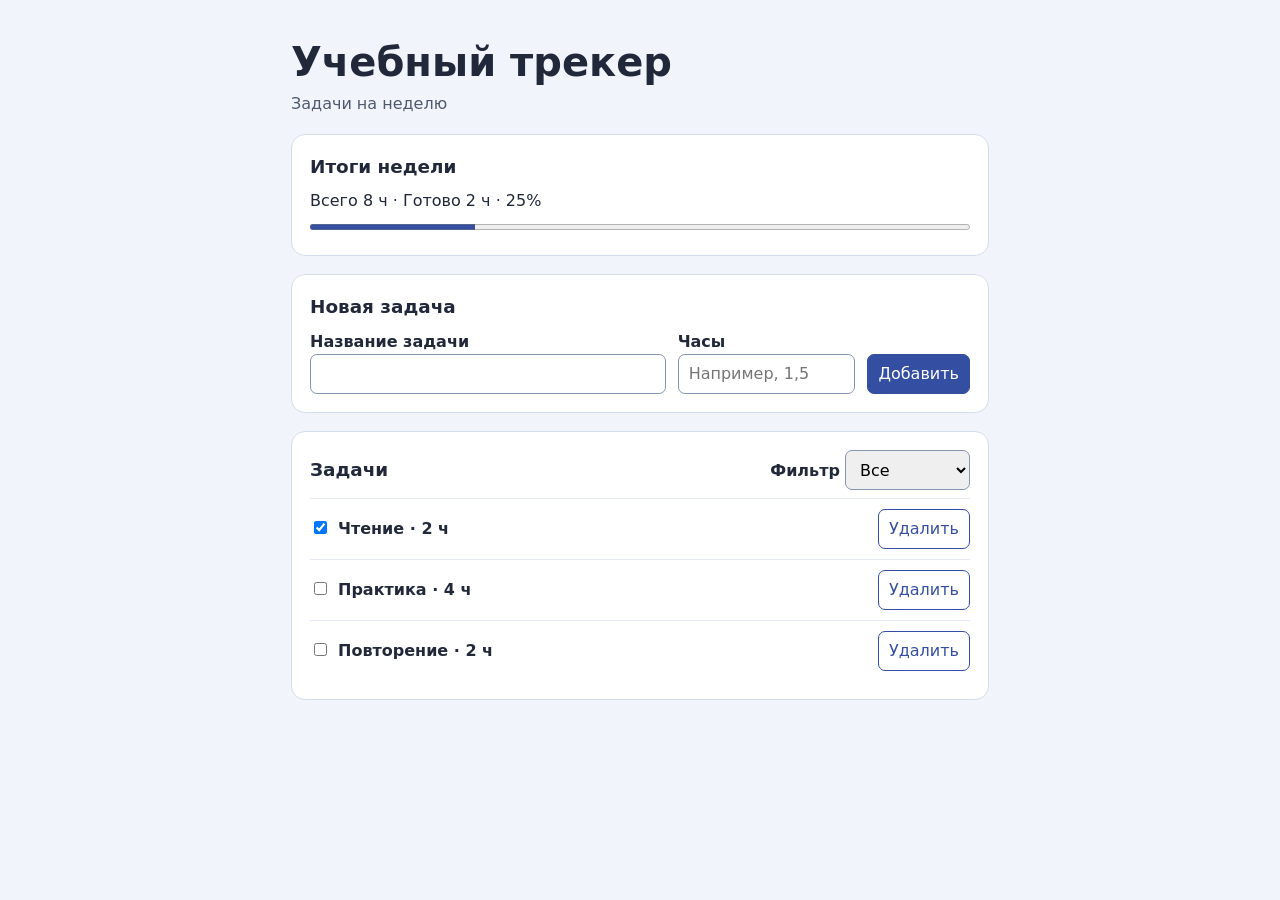
<file: direct/index.html>
<!doctype html>
<html lang="ru">
<head>
  <meta charset="utf-8">
  <meta name="viewport" content="width=device-width, initial-scale=1">
  <title>Учебный трекер</title>
  <link rel="stylesheet" href="styles.css">
  <script type="module" src="app.mjs"></script>
</head>
<body>
  <main>
    <h1>Учебный трекер</h1>
    <p class="subtitle">Задачи на неделю</p>
    <section class="panel" aria-labelledby="summary">
      <h2 id="summary">Итоги недели</h2>
      <p id="stats" aria-live="polite"></p>
      <progress id="progress" max="100" value="0" aria-label="Выполнение плана"></progress>
    </section>
    <form class="panel" novalidate>
      <h2>Новая задача</h2>
      <div class="fields">
        <div>
          <label for="title">Название задачи</label>
          <input id="title" name="title" required aria-describedby="title-error">
          <span class="error" id="title-error" aria-live="polite"></span>
        </div>
        <div>
          <label for="hours">Часы</label>
          <input id="hours" name="hours" inputmode="decimal" placeholder="Например, 1,5" required aria-describedby="hours-error">
          <span class="error" id="hours-error" aria-live="polite"></span>
        </div>
        <button type="submit">Добавить</button>
      </div>
    </form>
    <section class="panel" aria-labelledby="list-heading">
      <div class="list-heading">
        <h2 id="list-heading">Задачи</h2>
        <div>
          <label for="filter">Фильтр</label>
          <select id="filter">
            <option value="all">Все</option>
            <option value="active">Активные</option>
            <option value="done">Готовые</option>
          </select>
        </div>
      </div>
      <ul id="tasks"></ul>
      <p id="empty" hidden>Здесь пока нет задач.</p>
    </section>
  </main>
</body>
</html>
</file>
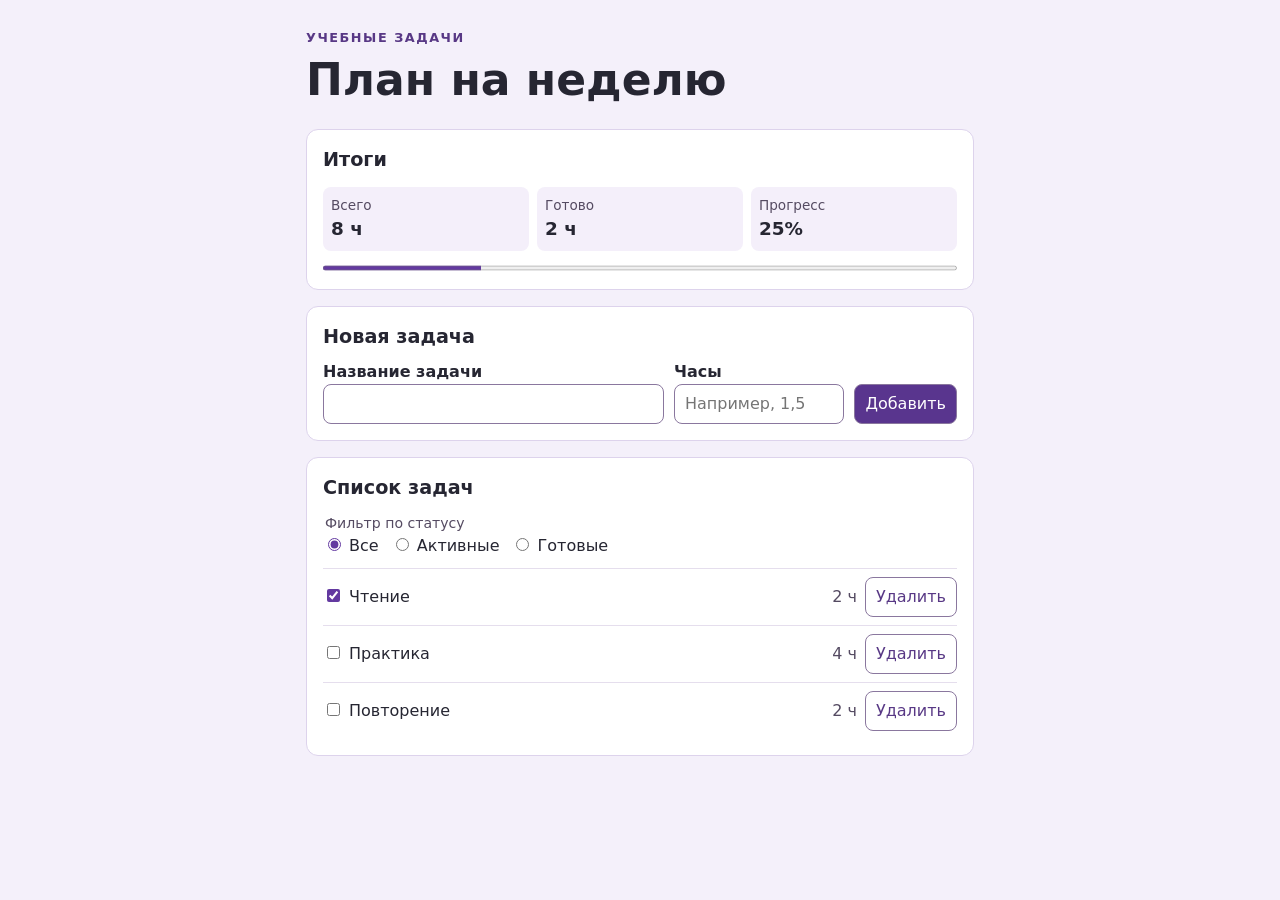
<file: with-spec/index.html>
<!doctype html>
<html lang="ru">
<head>
  <meta charset="utf-8">
  <meta name="viewport" content="width=device-width, initial-scale=1">
  <title>План на неделю</title>
  <link rel="stylesheet" href="./styles.css">
  <script type="module" src="./app.mjs"></script>
</head>
<body>
  <main>
    <header>
      <p class="eyebrow">УЧЕБНЫЕ ЗАДАЧИ</p>
      <h1>План на неделю</h1>
    </header>
    <section aria-labelledby="week">
      <h2 id="week">Итоги</h2>
      <dl class="totals" aria-live="polite">
        <div><dt>Всего</dt><dd id="total">0 ч</dd></div>
        <div><dt>Готово</dt><dd id="done">0 ч</dd></div>
        <div><dt>Прогресс</dt><dd id="percent">0%</dd></div>
      </dl>
      <progress id="progress" max="100" value="0" aria-label="Выполнение по часам"></progress>
    </section>
    <section aria-labelledby="new-heading">
      <h2 id="new-heading">Новая задача</h2>
      <form novalidate>
        <div>
          <label for="title">Название задачи</label>
          <input id="title" name="title" required aria-describedby="title-error">
          <p class="error" id="title-error" aria-live="polite"></p>
        </div>
        <div>
          <label for="hours">Часы</label>
          <input id="hours" name="hours" inputmode="decimal" placeholder="Например, 1,5" required aria-describedby="hours-error">
          <p class="error" id="hours-error" aria-live="polite"></p>
        </div>
        <button class="submit" type="submit">Добавить</button>
      </form>
    </section>
    <section aria-labelledby="list-heading">
      <h2 id="list-heading">Список задач</h2>
      <fieldset id="filters">
        <legend>Фильтр по статусу</legend>
        <label><input type="radio" name="filter" value="all" checked> Все</label>
        <label><input type="radio" name="filter" value="active"> Активные</label>
        <label><input type="radio" name="filter" value="done"> Готовые</label>
      </fieldset>
      <ul id="tasks"></ul>
      <p id="empty" hidden></p>
    </section>
  </main>
  <template id="row">
    <li>
      <label><input type="checkbox"><span></span></label>
      <span class="task-hours"></span>
      <button type="button">Удалить</button>
    </li>
  </template>
</body>
</html>
</file>
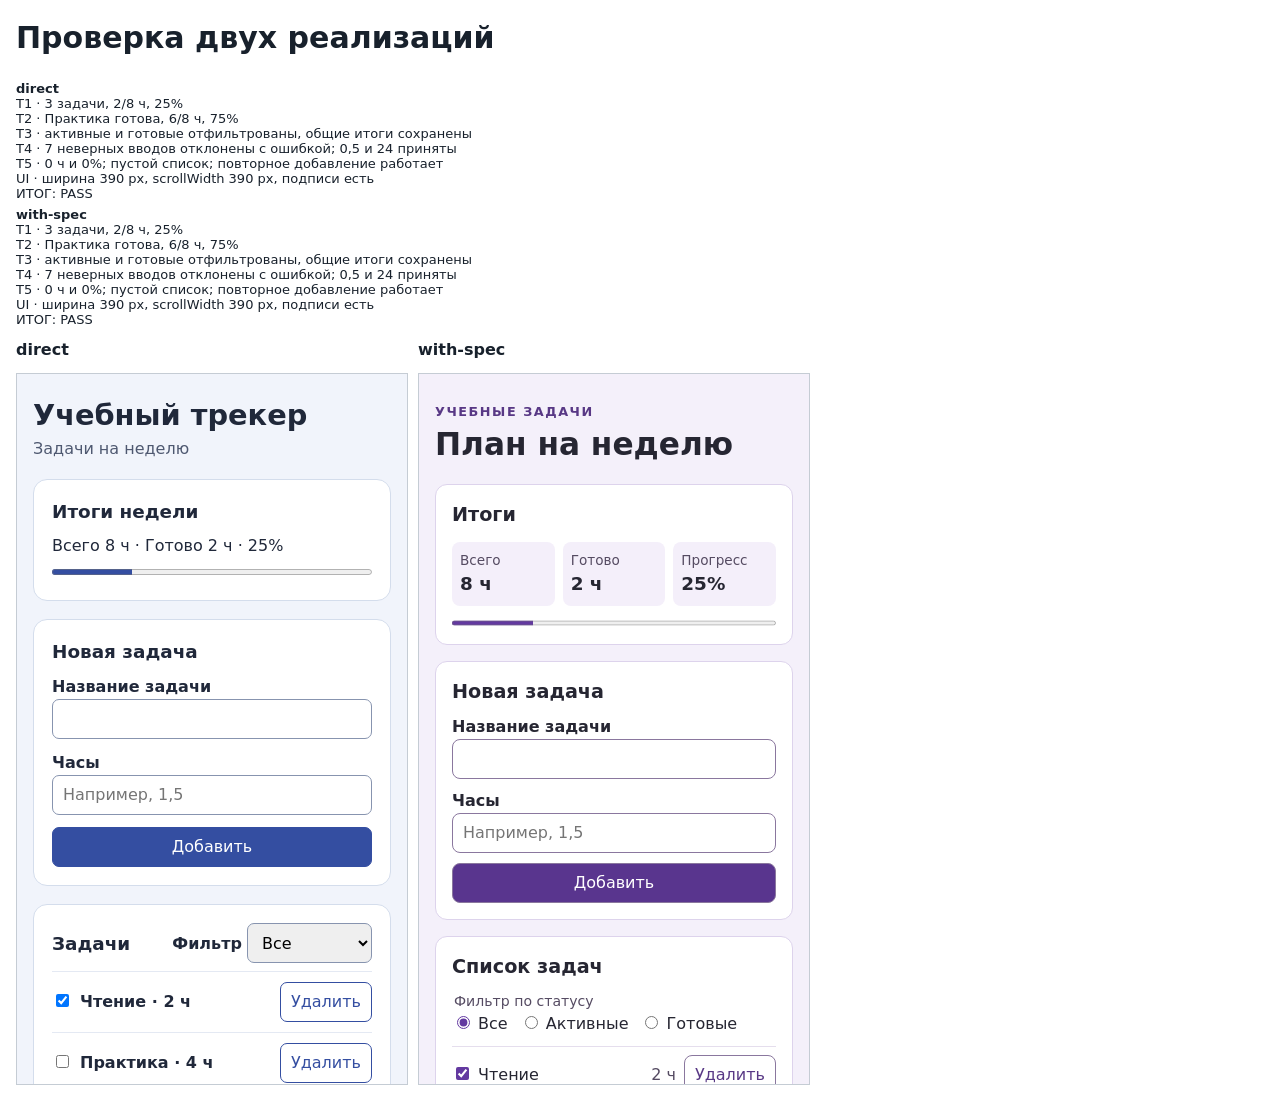
<file: browser-check.html>
<!doctype html>
<html lang="ru"><meta charset="utf-8"><title>ДЗ 1 — проверка интерфейса</title>
<style>body {font: 15px system-ui; margin: 16px; color: #18212c;} #results {display: grid; grid-template-columns: repeat(2, minmax(0, 390px)); gap: 0 12px; font-size: 13px;} #results div {grid-column: 1 / -1;} #results div:nth-child(8n + 1) {font-weight: 700; margin-top: 6px;} section {display: flex; flex-wrap: wrap; gap: 10px;} iframe {display: block; width: 390px; height: 710px; border: 1px solid #c5ccd4;} h2 {font-size: 1rem;}</style>
<h1>Проверка двух реализаций</h1><div id="results"></div>
<section><div><h2>direct</h2><iframe id="direct" title="direct"></iframe></div><div><h2>with-spec</h2><iframe id="with-spec" title="with-spec"></iframe></div></section>
<script>const pages = {"direct":"\u003c!doctype html>\n\u003chtml lang=\"ru\">\n\u003chead>\n  \u003cmeta charset=\"utf-8\">\n  \u003cmeta name=\"viewport\" content=\"width=device-width, initial-scale=1\">\n  \u003ctitle>Учебный трекер\u003c/title>\n  \u003cstyle>:root {\n  color-scheme: light;\n  font: 16px/1.5 system-ui, sans-serif;\n  color: #20283a;\n  background: #f1f4fb;\n}\n* { box-sizing: border-box; }\nbody { margin: 0; }\nmain { max-width: 730px; margin: 32px auto; padding: 0 16px; }\nh1, h2, p { margin: 0; }\nh1 { font-size: clamp(1.8rem, 5vw, 2.5rem); }\nh2 { font-size: 1.15rem; }\n.subtitle { color: #4e5870; }\n.panel { margin-top: 18px; padding: 18px; background: #fff; border: 1px solid #d4ddec; border-radius: 14px; }\n#stats { margin-top: 8px; }\nprogress { width: 100%; height: 12px; accent-color: #344ea1; }\n.fields { display: grid; grid-template-columns: 2fr 1fr auto; gap: 12px; margin-top: 10px; align-items: start; }\n.fields button { margin-top: 24px; }\nlabel { font-weight: 600; }\ninput, select, button { font: inherit; }\ninput:not([type=checkbox]), select, button { min-height: 40px; padding: 6px 10px; border: 1px solid #8794af; border-radius: 7px; }\ninput:not([type=checkbox]) { display: block; width: 100%; }\ninput[aria-invalid=true] { border-color: #a12230; }\nbutton { cursor: pointer; background: #344ea1; color: #fff; border-color: #344ea1; }\n.error { display: block; color: #a12230; font-size: 0.875rem; }\n.list-heading, li { display: flex; align-items: center; justify-content: space-between; gap: 10px; }\nul { margin: 8px 0 0; padding: 0; list-style: none; }\nli { padding: 10px 0; border-top: 1px solid #e4e9f3; }\nli label { display: flex; align-items: baseline; min-width: 0; gap: 8px; }\nli label span { overflow-wrap: anywhere; }\nli button { background: #fff; color: #344ea1; }\n#empty { color: #4e5870; }\n@media (max-width: 560px) {\n  main { margin-top: 20px; }\n  .fields { grid-template-columns: minmax(0, 1fr); }\n  .fields button { margin-top: 0; }\n}\n\u003c/style>\n  \n\u003c/head>\n\u003cbody>\n  \u003cmain>\n    \u003ch1>Учебный трекер\u003c/h1>\n    \u003cp class=\"subtitle\">Задачи на неделю\u003c/p>\n    \u003csection class=\"panel\" aria-labelledby=\"summary\">\n      \u003ch2 id=\"summary\">Итоги недели\u003c/h2>\n      \u003cp id=\"stats\" aria-live=\"polite\">\u003c/p>\n      \u003cprogress id=\"progress\" max=\"100\" value=\"0\" aria-label=\"Выполнение плана\">\u003c/progress>\n    \u003c/section>\n    \u003cform class=\"panel\" novalidate>\n      \u003ch2>Новая задача\u003c/h2>\n      \u003cdiv class=\"fields\">\n        \u003cdiv>\n          \u003clabel for=\"title\">Название задачи\u003c/label>\n          \u003cinput id=\"title\" name=\"title\" required aria-describedby=\"title-error\">\n          \u003cspan class=\"error\" id=\"title-error\" aria-live=\"polite\">\u003c/span>\n        \u003c/div>\n        \u003cdiv>\n          \u003clabel for=\"hours\">Часы\u003c/label>\n          \u003cinput id=\"hours\" name=\"hours\" inputmode=\"decimal\" placeholder=\"Например, 1,5\" required aria-describedby=\"hours-error\">\n          \u003cspan class=\"error\" id=\"hours-error\" aria-live=\"polite\">\u003c/span>\n        \u003c/div>\n        \u003cbutton type=\"submit\">Добавить\u003c/button>\n      \u003c/div>\n    \u003c/form>\n    \u003csection class=\"panel\" aria-labelledby=\"list-heading\">\n      \u003cdiv class=\"list-heading\">\n        \u003ch2 id=\"list-heading\">Задачи\u003c/h2>\n        \u003cdiv>\n          \u003clabel for=\"filter\">Фильтр\u003c/label>\n          \u003cselect id=\"filter\">\n            \u003coption value=\"all\">Все\u003c/option>\n            \u003coption value=\"active\">Активные\u003c/option>\n            \u003coption value=\"done\">Готовые\u003c/option>\n          \u003c/select>\n        \u003c/div>\n      \u003c/div>\n      \u003cul id=\"tasks\">\u003c/ul>\n      \u003cp id=\"empty\" hidden>Здесь пока нет задач.\u003c/p>\n    \u003c/section>\n  \u003c/main>\n\u003cscript>function initialTasks() {\n  return [\n    { id: 1, title: 'Чтение', hours: 2, done: true },\n    { id: 2, title: 'Практика', hours: 4, done: false },\n    { id: 3, title: 'Повторение', hours: 2, done: false },\n  ];\n}\n\nfunction validate(title, hours) {\n  const errors = {};\n  const input = hours.trim();\n  const value = Number(input.replace(',', '.'));\n  if (!title.trim()) errors.title = 'Введите название задачи.';\n  if (!/^(?:\\d+(?:[.,]\\d+)?|[.,]\\d+)$/.test(input) || value \u003c 0.5 || value > 24 || value % 0.5 !== 0) {\n    errors.hours = 'Введите число от 0,5 до 24 с шагом 0,5.';\n  }\n  return errors;\n}\n\nfunction addTask(tasks, title, hours) {\n  const errors = validate(title, hours);\n  if (errors.title || errors.hours) return tasks;\n  const id = Math.max(0, ...tasks.map(task => task.id)) + 1;\n  return [...tasks, { id, title: title.trim(), hours: Number(hours.trim().replace(',', '.')), done: false }];\n}\n\nfunction removeTask(tasks, id) {\n  return tasks.filter(task => task.id !== id);\n}\n\nfunction toggleTask(tasks, id) {\n  return tasks.map(task => task.id === id ? { ...task, done: !task.done } : task);\n}\n\nfunction filterTasks(tasks, mode) {\n  if (mode === 'active') return tasks.filter(task => !task.done);\n  if (mode === 'done') return tasks.filter(task => task.done);\n  return tasks;\n}\n\nfunction summarize(tasks) {\n  let total = 0;\n  let done = 0;\n  for (const task of tasks) {\n    total += task.hours;\n    if (task.done) done += task.hours;\n  }\n  return { total, done, percent: total ? Math.round(100 * done / total) : 0 };\n}\n\n\nconst form = document.querySelector('form');\nconst title = document.querySelector('#title');\nconst hours = document.querySelector('#hours');\nconst filter = document.querySelector('#filter');\nconst list = document.querySelector('#tasks');\nconst formatHours = new Intl.NumberFormat('ru-RU');\nlet tasks = initialTasks();\n\nfunction render() {\n  const stats = summarize(tasks);\n  document.querySelector('#stats').textContent =\n    `Всего ${formatHours.format(stats.total)} ч · Готово ${formatHours.format(stats.done)} ч · ${stats.percent}%`;\n  document.querySelector('#progress').value = stats.percent;\n\n  const visible = filterTasks(tasks, filter.value);\n  list.replaceChildren();\n  document.querySelector('#empty').hidden = visible.length > 0;\n  for (const task of visible) {\n    const row = document.createElement('li');\n    const label = document.createElement('label');\n    const checkbox = document.createElement('input');\n    checkbox.type = 'checkbox';\n    checkbox.checked = task.done;\n    checkbox.addEventListener('change', () => {\n      tasks = toggleTask(tasks, task.id);\n      render();\n    });\n    const name = document.createElement('span');\n    name.textContent = `${task.title} · ${formatHours.format(task.hours)} ч`;\n    label.append(checkbox, name);\n    const remove = document.createElement('button');\n    remove.type = 'button';\n    remove.textContent = 'Удалить';\n    remove.setAttribute('aria-label', `Удалить: ${task.title}`);\n    remove.addEventListener('click', () => {\n      tasks = removeTask(tasks, task.id);\n      render();\n    });\n    row.append(label, remove);\n    list.append(row);\n  }\n}\n\nform.addEventListener('submit', event => {\n  event.preventDefault();\n  const errors = validate(title.value, hours.value);\n  for (const input of [title, hours]) {\n    const error = errors[input.id];\n    input.setAttribute('aria-invalid', String(Boolean(error)));\n    document.querySelector(`#${input.id}-error`).textContent = error ?? '';\n  }\n  if (errors.title || errors.hours) {\n    (errors.title ? title : hours).focus();\n    return;\n  }\n  tasks = addTask(tasks, title.value, hours.value);\n  form.reset();\n  title.focus();\n  render();\n});\n\nfilter.addEventListener('change', render);\nrender();\n\u003c/script>\u003c/body>\n\u003c/html>\n","with-spec":"\u003c!doctype html>\n\u003chtml lang=\"ru\">\n\u003chead>\n  \u003cmeta charset=\"utf-8\">\n  \u003cmeta name=\"viewport\" content=\"width=device-width, initial-scale=1\">\n  \u003ctitle>План на неделю\u003c/title>\n  \u003cstyle>:root {\n  font: 16px/1.5 system-ui, sans-serif;\n  color-scheme: light;\n  color: #262632;\n  background: #f4f0fa;\n  accent-color: #6339a0;\n}\n* { box-sizing: border-box; }\nbody { margin: 0; }\nmain { max-width: 700px; margin: 0 auto; padding: 28px 16px 36px; }\nh1, h2, p { margin: 0; }\nh1 { font-size: clamp(1.95rem, 6vw, 2.75rem); }\nh2 { font-size: 1.2rem; }\n.eyebrow { color: #583885; font-size: .8rem; font-weight: 700; letter-spacing: .12em; }\nsection { margin-top: 16px; padding: 16px; background: #fff; border: 1px solid #ddd3ec; border-radius: 12px; }\n.totals { display: grid; grid-template-columns: repeat(3, minmax(0, 1fr)); gap: 8px; margin: 12px 0; }\n.totals div { padding: 8px; background: #f4effa; border-radius: 8px; }\ndt, .task-hours, #empty { color: #554b62; }\ndt { font-size: .85rem; }\ndd { margin: 0; font-size: 1.15rem; font-weight: 700; overflow-wrap: anywhere; }\nprogress { display: block; width: 100%; height: 10px; }\nform { display: grid; grid-template-columns: minmax(0, 2fr) minmax(0, 1fr) auto; gap: 10px; align-items: start; margin-top: 8px; }\nform label { display: block; font-weight: 600; }\ninput, button { font: inherit; }\nform input, button { min-height: 40px; border: 1px solid #8a779e; border-radius: 8px; padding: 6px 10px; }\nform input { width: 100%; }\ninput[aria-invalid=true] { border-color: #a22238; }\nbutton { color: #583885; background: #fff; cursor: pointer; }\n.submit { margin-top: 24px; background: #59358e; color: #fff; }\n.error { margin-top: 3px; color: #a22238; font-size: .875rem; }\n.error:empty { display: none; }\nfieldset { display: flex; flex-wrap: wrap; gap: 4px 12px; margin: 10px 0; padding: 0; border: 0; }\nlegend { color: #554b62; font-size: .88rem; }\nul { margin: 0; padding: 0; list-style: none; }\nli { display: grid; grid-template-columns: minmax(0, 1fr) auto auto; align-items: center; gap: 8px; padding: 8px 0; border-top: 1px solid #e5deed; }\nli label { display: flex; align-items: baseline; gap: 6px; }\nli label span { overflow-wrap: anywhere; }\n@media (max-width: 520px) {\n  form { grid-template-columns: minmax(0, 1fr); }\n  .submit { margin-top: 0; }\n}\n\u003c/style>\n  \n\u003c/head>\n\u003cbody>\n  \u003cmain>\n    \u003cheader>\n      \u003cp class=\"eyebrow\">УЧЕБНЫЕ ЗАДАЧИ\u003c/p>\n      \u003ch1>План на неделю\u003c/h1>\n    \u003c/header>\n    \u003csection aria-labelledby=\"week\">\n      \u003ch2 id=\"week\">Итоги\u003c/h2>\n      \u003cdl class=\"totals\" aria-live=\"polite\">\n        \u003cdiv>\u003cdt>Всего\u003c/dt>\u003cdd id=\"total\">0 ч\u003c/dd>\u003c/div>\n        \u003cdiv>\u003cdt>Готово\u003c/dt>\u003cdd id=\"done\">0 ч\u003c/dd>\u003c/div>\n        \u003cdiv>\u003cdt>Прогресс\u003c/dt>\u003cdd id=\"percent\">0%\u003c/dd>\u003c/div>\n      \u003c/dl>\n      \u003cprogress id=\"progress\" max=\"100\" value=\"0\" aria-label=\"Выполнение по часам\">\u003c/progress>\n    \u003c/section>\n    \u003csection aria-labelledby=\"new-heading\">\n      \u003ch2 id=\"new-heading\">Новая задача\u003c/h2>\n      \u003cform novalidate>\n        \u003cdiv>\n          \u003clabel for=\"title\">Название задачи\u003c/label>\n          \u003cinput id=\"title\" name=\"title\" required aria-describedby=\"title-error\">\n          \u003cp class=\"error\" id=\"title-error\" aria-live=\"polite\">\u003c/p>\n        \u003c/div>\n        \u003cdiv>\n          \u003clabel for=\"hours\">Часы\u003c/label>\n          \u003cinput id=\"hours\" name=\"hours\" inputmode=\"decimal\" placeholder=\"Например, 1,5\" required aria-describedby=\"hours-error\">\n          \u003cp class=\"error\" id=\"hours-error\" aria-live=\"polite\">\u003c/p>\n        \u003c/div>\n        \u003cbutton class=\"submit\" type=\"submit\">Добавить\u003c/button>\n      \u003c/form>\n    \u003c/section>\n    \u003csection aria-labelledby=\"list-heading\">\n      \u003ch2 id=\"list-heading\">Список задач\u003c/h2>\n      \u003cfieldset id=\"filters\">\n        \u003clegend>Фильтр по статусу\u003c/legend>\n        \u003clabel>\u003cinput type=\"radio\" name=\"filter\" value=\"all\" checked> Все\u003c/label>\n        \u003clabel>\u003cinput type=\"radio\" name=\"filter\" value=\"active\"> Активные\u003c/label>\n        \u003clabel>\u003cinput type=\"radio\" name=\"filter\" value=\"done\"> Готовые\u003c/label>\n      \u003c/fieldset>\n      \u003cul id=\"tasks\">\u003c/ul>\n      \u003cp id=\"empty\" hidden>\u003c/p>\n    \u003c/section>\n  \u003c/main>\n  \u003ctemplate id=\"row\">\n    \u003cli>\n      \u003clabel>\u003cinput type=\"checkbox\">\u003cspan>\u003c/span>\u003c/label>\n      \u003cspan class=\"task-hours\">\u003c/span>\n      \u003cbutton type=\"button\">Удалить\u003c/button>\n    \u003c/li>\n  \u003c/template>\n\u003cscript>function initialTasks() {\n  return [\n    { id: 1, title: 'Чтение', hours: 2, done: true },\n    { id: 2, title: 'Практика', hours: 4, done: false },\n    { id: 3, title: 'Повторение', hours: 2, done: false },\n  ];\n}\n\nfunction validate(title, hours) {\n  const errors = {};\n  const input = hours.trim();\n  const amount = Number(input.replace(',', '.'));\n\n  if (title.trim() === '') {\n    errors.title = 'Введите название задачи.';\n  }\n  if (!/^(?:\\d+(?:[.,]\\d+)?|[.,]\\d+)$/.test(input) ||\n      amount \u003c 0.5 || amount > 24 || !Number.isInteger(amount * 2)) {\n    errors.hours = 'Введите от 0,5 до 24 часов с шагом 0,5.';\n  }\n  return errors;\n}\n\nfunction addTask(tasks, title, hours) {\n  const errors = validate(title, hours);\n  if (errors.title || errors.hours) return tasks;\n\n  const id = tasks.reduce((last, task) => Math.max(last, task.id), 0) + 1;\n  return [...tasks, { id, title: title.trim(), hours: Number(hours.trim().replace(',', '.')), done: false }];\n}\n\nfunction removeTask(tasks, id) {\n  return tasks.filter(task => task.id !== id);\n}\n\nfunction toggleTask(tasks, id) {\n  return tasks.map(task => {\n    if (task.id === id) return { ...task, done: !task.done };\n    return task;\n  });\n}\n\nfunction filterTasks(tasks, mode) {\n  if (mode === 'active') return tasks.filter(task => !task.done);\n  if (mode === 'done') return tasks.filter(task => task.done);\n  return tasks;\n}\n\nfunction summarize(tasks) {\n  let total = 0;\n  let done = 0;\n  for (const task of tasks) {\n    total += task.hours;\n    if (task.done) done += task.hours;\n  }\n  return { total, done, percent: total === 0 ? 0 : Math.round(100 * done / total) };\n}\n\n\nconst form = document.querySelector('form');\nconst titleField = form.elements.title;\nconst hoursField = form.elements.hours;\nconst list = document.querySelector('#tasks');\nconst rowTemplate = document.querySelector('#row');\nconst filters = document.querySelector('#filters');\nconst number = new Intl.NumberFormat('ru-RU');\n\nlet tasks = initialTasks();\n\nfunction render() {\n  const totals = summarize(tasks);\n  document.querySelector('#total').textContent = `${number.format(totals.total)} ч`;\n  document.querySelector('#done').textContent = `${number.format(totals.done)} ч`;\n  document.querySelector('#percent').textContent = `${totals.percent}%`;\n  document.querySelector('#progress').value = totals.percent;\n\n  const visible = filterTasks(tasks, filters.querySelector(':checked').value);\n  list.replaceChildren();\n  for (const task of visible) {\n    const row = rowTemplate.content.firstElementChild.cloneNode(true);\n    row.dataset.id = task.id;\n    row.querySelector('input').checked = task.done;\n    row.querySelector('label span').textContent = task.title;\n    row.querySelector('.task-hours').textContent = `${number.format(task.hours)} ч`;\n    row.querySelector('button').setAttribute('aria-label', `Удалить: ${task.title}`);\n    list.append(row);\n  }\n\n  const empty = document.querySelector('#empty');\n  empty.hidden = visible.length !== 0;\n  empty.textContent = tasks.length ? 'В этой группе задач нет.' : 'Задач пока нет.';\n}\n\nform.addEventListener('submit', event => {\n  event.preventDefault();\n  const errors = validate(titleField.value, hoursField.value);\n  for (const field of [titleField, hoursField]) {\n    const message = errors[field.name] ?? '';\n    field.setAttribute('aria-invalid', String(Boolean(message)));\n    document.getElementById(`${field.id}-error`).textContent = message;\n  }\n  if (errors.title || errors.hours) {\n    (errors.title ? titleField : hoursField).focus();\n    return;\n  }\n\n  tasks = addTask(tasks, titleField.value, hoursField.value);\n  form.reset();\n  titleField.focus();\n  render();\n});\n\nfilters.addEventListener('change', render);\nlist.addEventListener('change', event => {\n  tasks = toggleTask(tasks, Number(event.target.closest('li').dataset.id));\n  render();\n});\nlist.addEventListener('click', event => {\n  const button = event.target.closest('button');\n  if (!button) return;\n  tasks = removeTask(tasks, Number(button.closest('li').dataset.id));\n  render();\n});\nrender();\n\u003c/script>\u003c/body>\n\u003c/html>\n"};

const results = document.querySelector('#results');
const say = line => {
  const output = document.createElement('div');
  output.textContent = line;
  results.append(output);
};
const assert = (condition, message) => { if (!condition) throw new Error(message); };
function pageIn(frame, version) {
  return new Promise(resolve => {
    frame.addEventListener('load', () => resolve(frame.contentDocument), { once: true });
    frame.srcdoc = pages[version];
  });
}
function inspect(doc, version) {
  const query = selector => doc.querySelector(selector);
  const rows = () => [...doc.querySelectorAll('#tasks li')];
  const setFilter = mode => {
    if (version === 'direct') {
      query('#filter').value = mode;
      query('#filter').dispatchEvent(new Event('change', { bubbles: true }));
    } else {
      query('input[name=filter][value=' + mode + ']').click();
    }
  };
  const metrics = () => version === 'direct'
    ? query('#stats').textContent.match(/[\d,]+/g).map(value => Number(value.replace(',', '.')))
    : ['#total', '#done', '#percent'].map(selector => Number(query(selector).textContent.match(/[\d,]+/)[0].replace(',', '.')));
  const expectMetrics = (total, done, percent) => {
    const actual = metrics();
    assert(actual.join() === [total, done, percent].join(), 'Метрики: ' + actual);
    assert(query('progress').value === percent, 'Индикатор прогресса');
  };
  const findRow = title => rows().find(row => row.querySelector('label').textContent.includes(title));
  assert(rows().length === 3 && findRow('Чтение').querySelector('input').checked, 'Исходные задачи');
  expectMetrics(8, 2, 25);
  say('T1 · 3 задачи, 2/8 ч, 25%');

  findRow('Практика').querySelector('input').click();
  expectMetrics(8, 6, 75);
  assert(findRow('Практика').querySelector('input').checked, 'Флажок Практики');
  say('T2 · Практика готова, 6/8 ч, 75%');
  findRow('Практика').querySelector('input').click();

  setFilter('active');
  assert(rows().length === 2 && findRow('Практика') && findRow('Повторение'), 'Активные');
  expectMetrics(8, 2, 25);
  setFilter('done');
  assert(rows().length === 1 && findRow('Чтение'), 'Готовые');
  expectMetrics(8, 2, 25);
  setFilter('all');
  say('T3 · активные и готовые отфильтрованы, общие итоги сохранены');

  const title = query('#title');
  const hours = query('#hours');
  const add = query('button[type=submit]');
  for (const [name, value, field] of [
    ['', '2', 'title'], ['   ', '2', 'title'], ['Тест', '', 'hours'],
    ['Тест', '-1', 'hours'], ['Тест', '0,25', 'hours'],
    ['Тест', '1,1', 'hours'], ['Тест', '24,5', 'hours'],
  ]) {
    title.value = name;
    hours.value = value;
    add.click();
    assert(rows().length === 3, 'Некорректная задача добавлена');
    const error = doc.getElementById(field + '-error');
    assert(error.textContent.length > 0 && error.getBoundingClientRect().height > 0, 'Сообщение об ошибке');
    assert(title.value === name && hours.value === value, 'Ввод потерян');
  }
  for (const [name, value, count] of [['Нижняя граница', '0,5', 4], ['Верхняя граница', '24', 5]]) {
    title.value = name;
    hours.value = value;
    add.click();
    assert(rows().length === count && findRow(name), 'Допустимое значение отклонено');
  }
  expectMetrics(32.5, 2, 6);
  say('T4 · 7 неверных вводов отклонены с ошибкой; 0,5 и 24 приняты');

  while (rows().length) {
    const before = rows().length;
    rows()[0].querySelector('button').click();
    assert(rows().length === before - 1, 'Удаление');
  }
  expectMetrics(0, 0, 0);
  assert(!query('#empty').hidden, 'Пустое состояние');
  title.value = 'Задача после очистки';
  hours.value = '1';
  add.click();
  assert(rows().length === 1, 'Повторное добавление');
  say('T5 · 0 ч и 0%; пустой список; повторное добавление работает');

  const width = doc.documentElement.clientWidth;
  const scroll = doc.documentElement.scrollWidth;
  assert(width === 390 && scroll === width, 'Ширина ' + width + ', прокрутка ' + scroll);
  assert(title.labels.length === 1 && hours.labels.length === 1 && add.textContent.trim(), 'Подписи');
  say('UI · ширина ' + width + ' px, scrollWidth ' + scroll + ' px, подписи есть');
}
(async () => {
  for (const version of ['direct', 'with-spec']) {
    say(version);
    const frame = document.getElementById(version);
    try {
      inspect(await pageIn(frame, version), version);
      say('ИТОГ: PASS');
    } catch (error) {
      say('ИТОГ: FAIL · ' + error.message);
    }
    await pageIn(frame, version);
  }
})();
</script></html>
</file>
<file: direct/styles.css>
:root {
  color-scheme: light;
  font: 16px/1.5 system-ui, sans-serif;
  color: #20283a;
  background: #f1f4fb;
}
* { box-sizing: border-box; }
body { margin: 0; }
main { max-width: 730px; margin: 32px auto; padding: 0 16px; }
h1, h2, p { margin: 0; }
h1 { font-size: clamp(1.8rem, 5vw, 2.5rem); }
h2 { font-size: 1.15rem; }
.subtitle { color: #4e5870; }
.panel { margin-top: 18px; padding: 18px; background: #fff; border: 1px solid #d4ddec; border-radius: 14px; }
#stats { margin-top: 8px; }
progress { width: 100%; height: 12px; accent-color: #344ea1; }
.fields { display: grid; grid-template-columns: 2fr 1fr auto; gap: 12px; margin-top: 10px; align-items: start; }
.fields button { margin-top: 24px; }
label { font-weight: 600; }
input, select, button { font: inherit; }
input:not([type=checkbox]), select, button { min-height: 40px; padding: 6px 10px; border: 1px solid #8794af; border-radius: 7px; }
input:not([type=checkbox]) { display: block; width: 100%; }
input[aria-invalid=true] { border-color: #a12230; }
button { cursor: pointer; background: #344ea1; color: #fff; border-color: #344ea1; }
.error { display: block; color: #a12230; font-size: 0.875rem; }
.list-heading, li { display: flex; align-items: center; justify-content: space-between; gap: 10px; }
ul { margin: 8px 0 0; padding: 0; list-style: none; }
li { padding: 10px 0; border-top: 1px solid #e4e9f3; }
li label { display: flex; align-items: baseline; min-width: 0; gap: 8px; }
li label span { overflow-wrap: anywhere; }
li button { background: #fff; color: #344ea1; }
#empty { color: #4e5870; }
@media (max-width: 560px) {
  main { margin-top: 20px; }
  .fields { grid-template-columns: minmax(0, 1fr); }
  .fields button { margin-top: 0; }
}
</file>
<file: with-spec/styles.css>
:root {
  font: 16px/1.5 system-ui, sans-serif;
  color-scheme: light;
  color: #262632;
  background: #f4f0fa;
  accent-color: #6339a0;
}
* { box-sizing: border-box; }
body { margin: 0; }
main { max-width: 700px; margin: 0 auto; padding: 28px 16px 36px; }
h1, h2, p { margin: 0; }
h1 { font-size: clamp(1.95rem, 6vw, 2.75rem); }
h2 { font-size: 1.2rem; }
.eyebrow { color: #583885; font-size: .8rem; font-weight: 700; letter-spacing: .12em; }
section { margin-top: 16px; padding: 16px; background: #fff; border: 1px solid #ddd3ec; border-radius: 12px; }
.totals { display: grid; grid-template-columns: repeat(3, minmax(0, 1fr)); gap: 8px; margin: 12px 0; }
.totals div { padding: 8px; background: #f4effa; border-radius: 8px; }
dt, .task-hours, #empty { color: #554b62; }
dt { font-size: .85rem; }
dd { margin: 0; font-size: 1.15rem; font-weight: 700; overflow-wrap: anywhere; }
progress { display: block; width: 100%; height: 10px; }
form { display: grid; grid-template-columns: minmax(0, 2fr) minmax(0, 1fr) auto; gap: 10px; align-items: start; margin-top: 8px; }
form label { display: block; font-weight: 600; }
input, button { font: inherit; }
form input, button { min-height: 40px; border: 1px solid #8a779e; border-radius: 8px; padding: 6px 10px; }
form input { width: 100%; }
input[aria-invalid=true] { border-color: #a22238; }
button { color: #583885; background: #fff; cursor: pointer; }
.submit { margin-top: 24px; background: #59358e; color: #fff; }
.error { margin-top: 3px; color: #a22238; font-size: .875rem; }
.error:empty { display: none; }
fieldset { display: flex; flex-wrap: wrap; gap: 4px 12px; margin: 10px 0; padding: 0; border: 0; }
legend { color: #554b62; font-size: .88rem; }
ul { margin: 0; padding: 0; list-style: none; }
li { display: grid; grid-template-columns: minmax(0, 1fr) auto auto; align-items: center; gap: 8px; padding: 8px 0; border-top: 1px solid #e5deed; }
li label { display: flex; align-items: baseline; gap: 6px; }
li label span { overflow-wrap: anywhere; }
@media (max-width: 520px) {
  form { grid-template-columns: minmax(0, 1fr); }
  .submit { margin-top: 0; }
}
</file>
